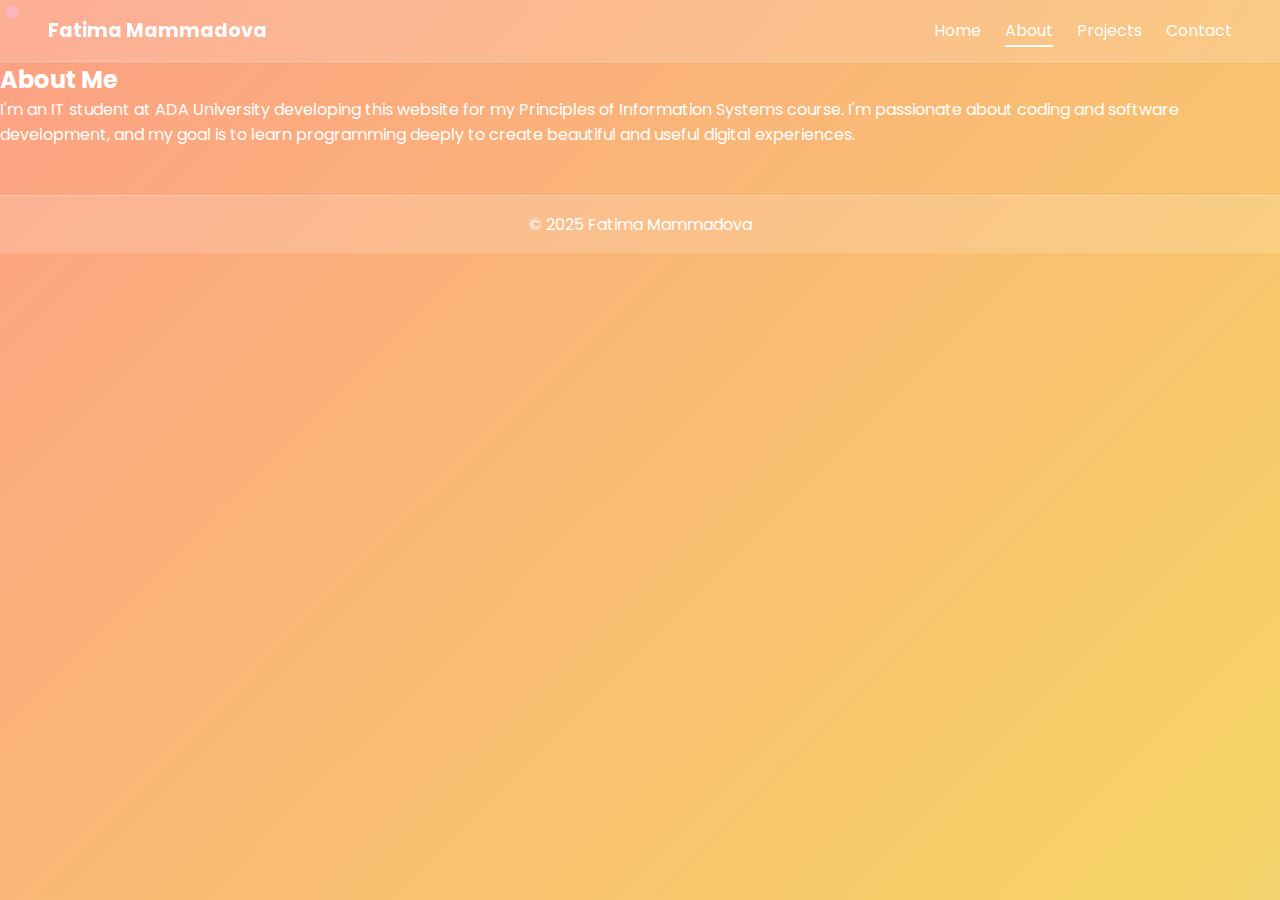
<file: about.html>
<!DOCTYPE html>
<html lang="en">
<head>
  <meta charset="UTF-8">
  <meta name="viewport" content="width=device-width, initial-scale=1.0">
  <title>About | Fatima Mammadova</title>
  <link rel="stylesheet" href="styles.css">
  <script defer src="script.js"></script>
</head>
<body>
  <header>
    <nav class="navbar">
      <h1 class="logo">Fatima Mammadova</h1>
      <ul class="nav-links">
        <li><a href="index.html">Home</a></li>
        <li><a href="about.html" class="active">About</a></li>
        <li><a href="projects.html">Projects</a></li>
        <li><a href="contact.html">Contact</a></li>
      </ul>
    </nav>
  </header>

  <section class="content">
    <h2>About Me</h2>
    <p>
      I'm an IT student at ADA University developing this website for my Principles of Information Systems course.
      I'm passionate about coding and software development, and my goal is to learn programming deeply to
      create beautiful and useful digital experiences.
    </p>
  </section>

  <footer>
    <p>© 2025 Fatima Mammadova</p>
  </footer>
</body>
</html>
</file>
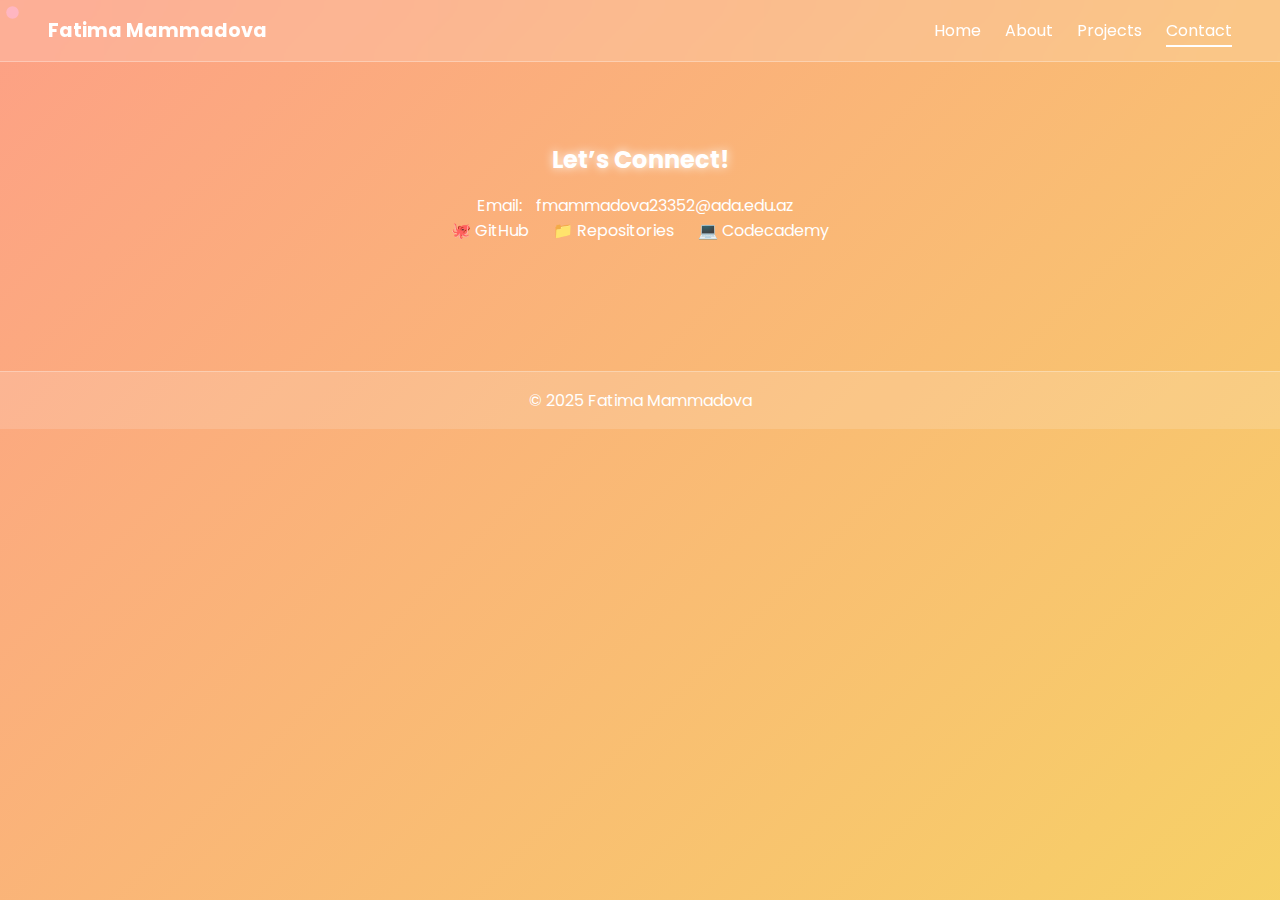
<file: contact.html>
<!DOCTYPE html>
<html lang="en">
<head>
  <meta charset="UTF-8">
  <meta name="viewport" content="width=device-width, initial-scale=1.0">
  <title>Contact | Fatima Mammadova</title>
  <link rel="stylesheet" href="styles.css">
  <script defer src="script.js"></script>
</head>
<body>
  <header>
    <nav class="navbar">
      <h1 class="logo">Fatima Mammadova</h1>
      <ul class="nav-links">
        <li><a href="index.html">Home</a></li>
        <li><a href="about.html">About</a></li>
        <li><a href="projects.html">Projects</a></li>
        <li><a href="contact.html" class="active">Contact</a></li>
      </ul>
    </nav>
  </header>

  <section class="contact">
    <h2>Let’s Connect!</h2>
    <p>Email: <a href="mailto:fmammadova23352@ada.edu.az">fmammadova23352@ada.edu.az</a></p>

    <div class="social">
      <a href="https://github.com/fatima110169" target="_blank">🐙 GitHub</a>
      <a href="https://github.com/fatima110169?tab=repositories" target="_blank">📁 Repositories</a>
      <a href="https://www.codecademy.com/profiles/fmammadova23352ada.edu.az" target="_blank">💻 Codecademy</a>
    </div>
  </section>

  <footer>
    <p>© 2025 Fatima Mammadova</p>
  </footer>
</body>
</html>
</file>
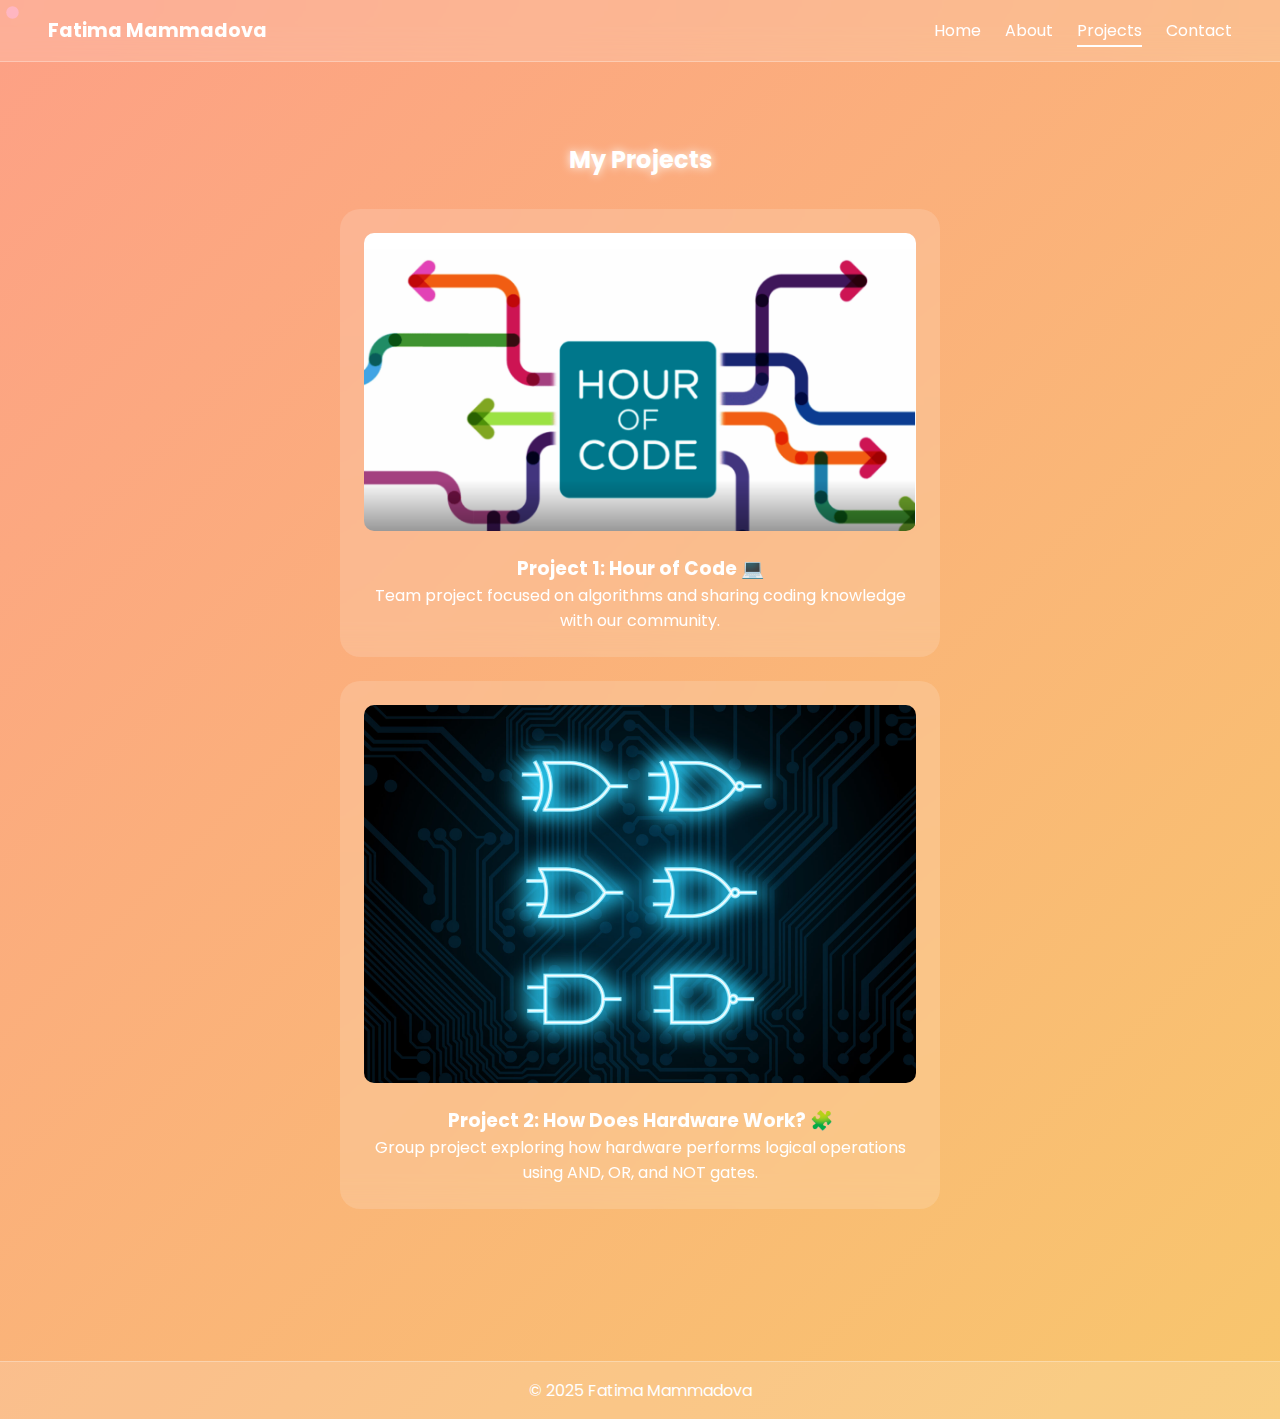
<file: projects.html>
<!DOCTYPE html>
<html lang="en">
<head>
  <meta charset="UTF-8">
  <meta name="viewport" content="width=device-width, initial-scale=1.0">
  <title>Projects | Fatima Mammadova</title>
  <link rel="stylesheet" href="styles.css">
  <script defer src="script.js"></script>
</head>
<body>
  <header>
    <nav class="navbar">
      <h1 class="logo">Fatima Mammadova</h1>
      <ul class="nav-links">
        <li><a href="index.html">Home</a></li>
        <li><a href="about.html">About</a></li>
        <li><a href="projects.html" class="active">Projects</a></li>
        <li><a href="contact.html">Contact</a></li>
      </ul>
    </nav>
  </header>

  <section class="projects">
    <h2>My Projects</h2>

    <div class="project-card">
      <img src="assets/assets/project1.png" alt="Hour of Code">
      <h3>Project 1: Hour of Code 💻</h3>
      <p>Team project focused on algorithms and sharing coding knowledge with our community.</p>
    </div>

    <div class="project-card">
      <img src="assets/assets/logic-gates.png" alt="Logic Gates Project">
      <h3>Project 2: How Does Hardware Work? 🧩</h3>
      <p>Group project exploring how hardware performs logical operations using AND, OR, and NOT gates.</p>
    </div>
  </section>

  <footer>
    <p>© 2025 Fatima Mammadova</p>
  </footer>
</body>
</html>
</file>
<file: styles.css>
@import url('https://fonts.googleapis.com/css2?family=Poppins:wght@400;600;700&display=swap');

* {
  margin: 0;
  padding: 0;
  box-sizing: border-box;
}

body {
  font-family: 'Poppins', sans-serif;
  color: #fff;
  background: linear-gradient(-45deg, #fbc2eb, #a6c1ee, #f6d365, #fda085);
  background-size: 400% 400%;
  animation: gradient 15s ease infinite;
  overflow-x: hidden;
}

/* Background gradient animation */
@keyframes gradient {
  0% { background-position: 0% 50%; }
  50% { background-position: 100% 50%; }
  100% { background-position: 0% 50%; }
}

/* Navbar */
.navbar {
  display: flex;
  justify-content: space-between;
  align-items: center;
  padding: 1rem 3rem;
  background: rgba(255, 255, 255, 0.15);
  backdrop-filter: blur(15px);
  border-bottom: 1px solid rgba(255, 255, 255, 0.3);
}

.logo {
  font-size: 1.2rem;
  font-weight: 700;
}

.nav-links {
  display: flex;
  list-style: none;
  gap: 1.5rem;
}

.nav-links a {
  text-decoration: none;
  color: #fff;
  position: relative;
  transition: 0.3s;
}

.nav-links a::after {
  content: "";
  position: absolute;
  bottom: -5px;
  left: 0;
  width: 0%;
  height: 2px;
  background: #fff;
  transition: 0.3s;
}

.nav-links a:hover::after,
.nav-links a.active::after {
  width: 100%;
}

/* Hero Section */
.hero {
  text-align: center;
  padding: 6rem 2rem;
}

.profile-pic {
  width: 160px;
  border-radius: 50%;
  border: 4px solid #fff;
  box-shadow: 0 0 20px rgba(255, 255, 255, 0.5);
  animation: float 5s ease-in-out infinite;
}

@keyframes float {
  0%, 100% { transform: translateY(0px); }
  50% { transform: translateY(-15px); }
}

.hero h2 {
  margin-top: 1rem;
  font-size: 2.5rem;
  text-shadow: 0 0 10px #fff;
}

.hero span {
  color: #ffe3f3;
}

.hero p {
  margin-top: 0.5rem;
  font-size: 1.1rem;
}

.hero-buttons {
  margin-top: 1.5rem;
}

.btn {
  background: #fff;
  color: #444;
  padding: 0.8rem 1.5rem;
  border-radius: 30px;
  text-decoration: none;
  font-weight: 600;
  margin: 0 0.5rem;
  transition: 0.3s;
}

.btn:hover {
  background: #ffebf9;
  transform: scale(1.1);
}

/* Projects */
.projects {
  text-align: center;
  padding: 5rem 2rem;
}

.projects h2 {
  margin-bottom: 2rem;
  text-shadow: 0 0 10px #fff;
}

.project-card {
  background: rgba(255, 255, 255, 0.15);
  backdrop-filter: blur(15px);
  border-radius: 20px;
  padding: 1.5rem;
  margin: 1.5rem auto;
  max-width: 600px;
  transition: transform 0.3s ease, background 0.3s ease;
}

.project-card:hover {
  transform: translateY(-10px);
  background: rgba(255, 255, 255, 0.3);
}

.project-card img {
  width: 100%;
  border-radius: 10px;
  margin-bottom: 1rem;
}

/* Contact */
.contact {
  text-align: center;
  padding: 5rem 2rem;
}

.contact h2 {
  margin-bottom: 1rem;
  text-shadow: 0 0 10px #fff;
}

.contact a {
  color: #fff;
  margin: 0 10px;
  text-decoration: none;
  transition: 0.3s;
}

.contact a:hover {
  color: #ffebf9;
  text-shadow: 0 0 10px #fff;
}

/* Footer */
footer {
  text-align: center;
  padding: 1rem;
  background: rgba(255, 255, 255, 0.15);
  border-top: 1px solid rgba(255, 255, 255, 0.3);
  margin-top: 3rem;
}

/* Flower Cursor */
.cursor {
  width: 25px;
  height: 25px;
  position: fixed;
  top: 0;
  left: 0;
  pointer-events: none;
  background: url('data:image/svg+xml;utf8,<svg xmlns="http://www.w3.org/2000/svg" viewBox="0 0 24 24"><circle cx="12" cy="12" r="6" fill="%23ffb6c1"/></svg>') no-repeat center/contain;
  z-index: 9999;
  transition: transform 0.1s ease;
}

/* Responsive */
@media (max-width: 768px) {
  .nav-links {
    flex-direction: column;
    gap: 1rem;
  }

  .hero h2 {
    font-size: 1.8rem;
  }

  .btn {
    display: block;
    margin: 1rem auto;
  }
}
.petal {
  position: fixed;
  top: -5%;
  font-size: 1.5rem;
  opacity: 0.8;
  animation: fall 10s linear infinite;
}

@keyframes fall {
  0% { transform: translateY(0) rotate(0deg); opacity: 0.8; }
  100% { transform: translateY(110vh) rotate(360deg); opacity: 0.2; }
}
</file>
